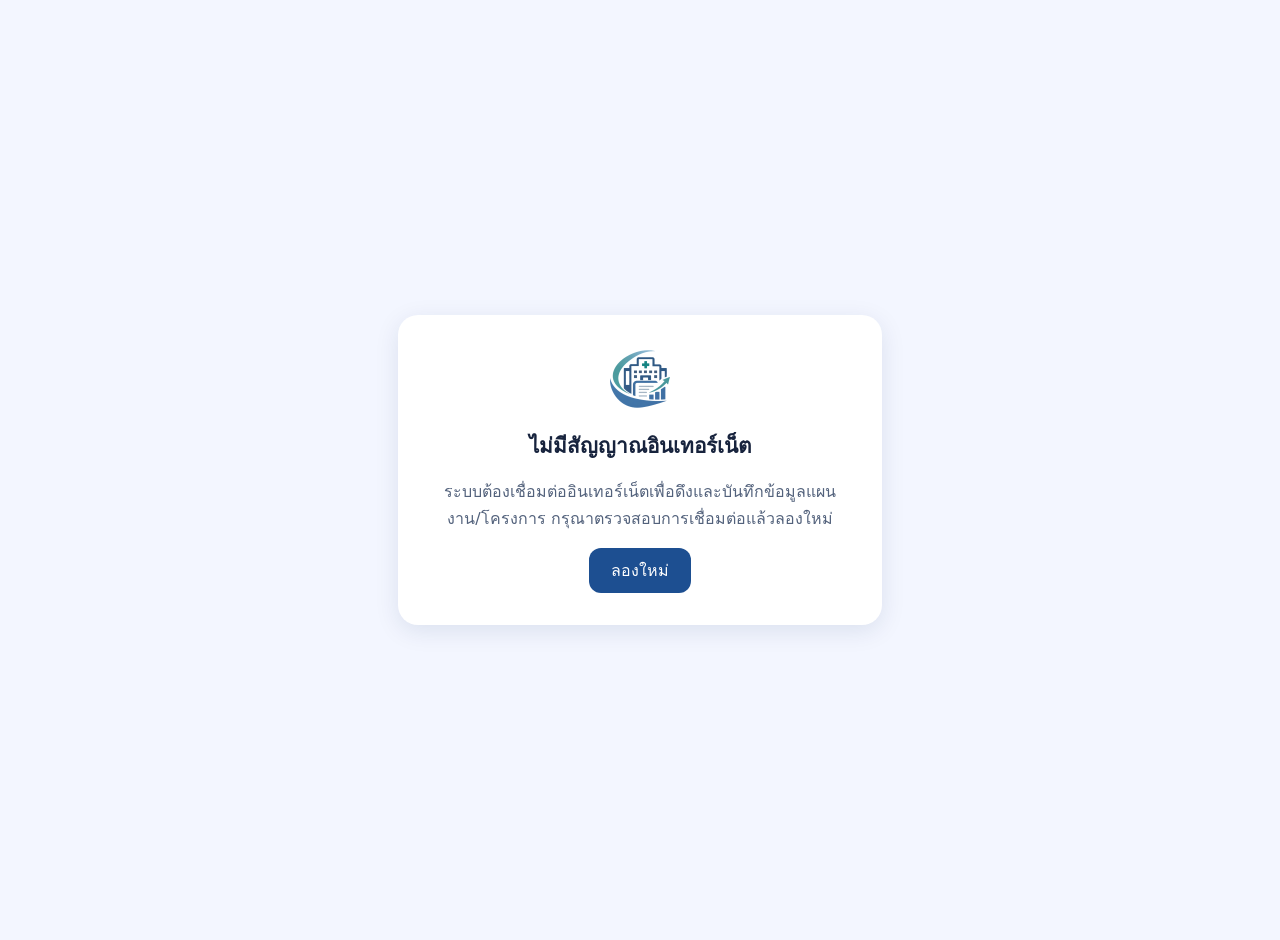
<file: offline.html>
<!DOCTYPE html><html lang="th"><head><meta charset="UTF-8"><meta name="viewport" content="width=device-width, initial-scale=1"><meta name="theme-color" content="#1d4f91">
<title>ไม่มีสัญญาณอินเทอร์เน็ต · Plan Sansai</title>
<style>body{margin:0;min-height:100vh;display:flex;align-items:center;justify-content:center;font-family:system-ui,'IBM Plex Sans Thai',sans-serif;background:#f3f6ff;color:#17233d;text-align:center;padding:20px}
.c{max-width:420px;background:#fff;border-radius:20px;padding:32px;box-shadow:0 6px 24px rgba(11,42,91,.1)}img{width:64px;height:64px}h1{font-size:1.3rem}p{color:#53627c;line-height:1.7}
button{background:#1d4f91;color:#fff;border:0;border-radius:12px;padding:10px 22px;font-size:1rem;cursor:pointer}
@media(prefers-color-scheme:dark){body{background:#0c1426;color:#e8eefc}.c{background:#121c33}p{color:#a9b6d0}}</style></head>
<body><div class="c"><img src="assets/logo-mark.png" alt=""><h1>ไม่มีสัญญาณอินเทอร์เน็ต</h1><p>ระบบต้องเชื่อมต่ออินเทอร์เน็ตเพื่อดึงและบันทึกข้อมูลแผนงาน/โครงการ กรุณาตรวจสอบการเชื่อมต่อแล้วลองใหม่</p><button onclick="location.reload()">ลองใหม่</button></div></body></html>
</file>
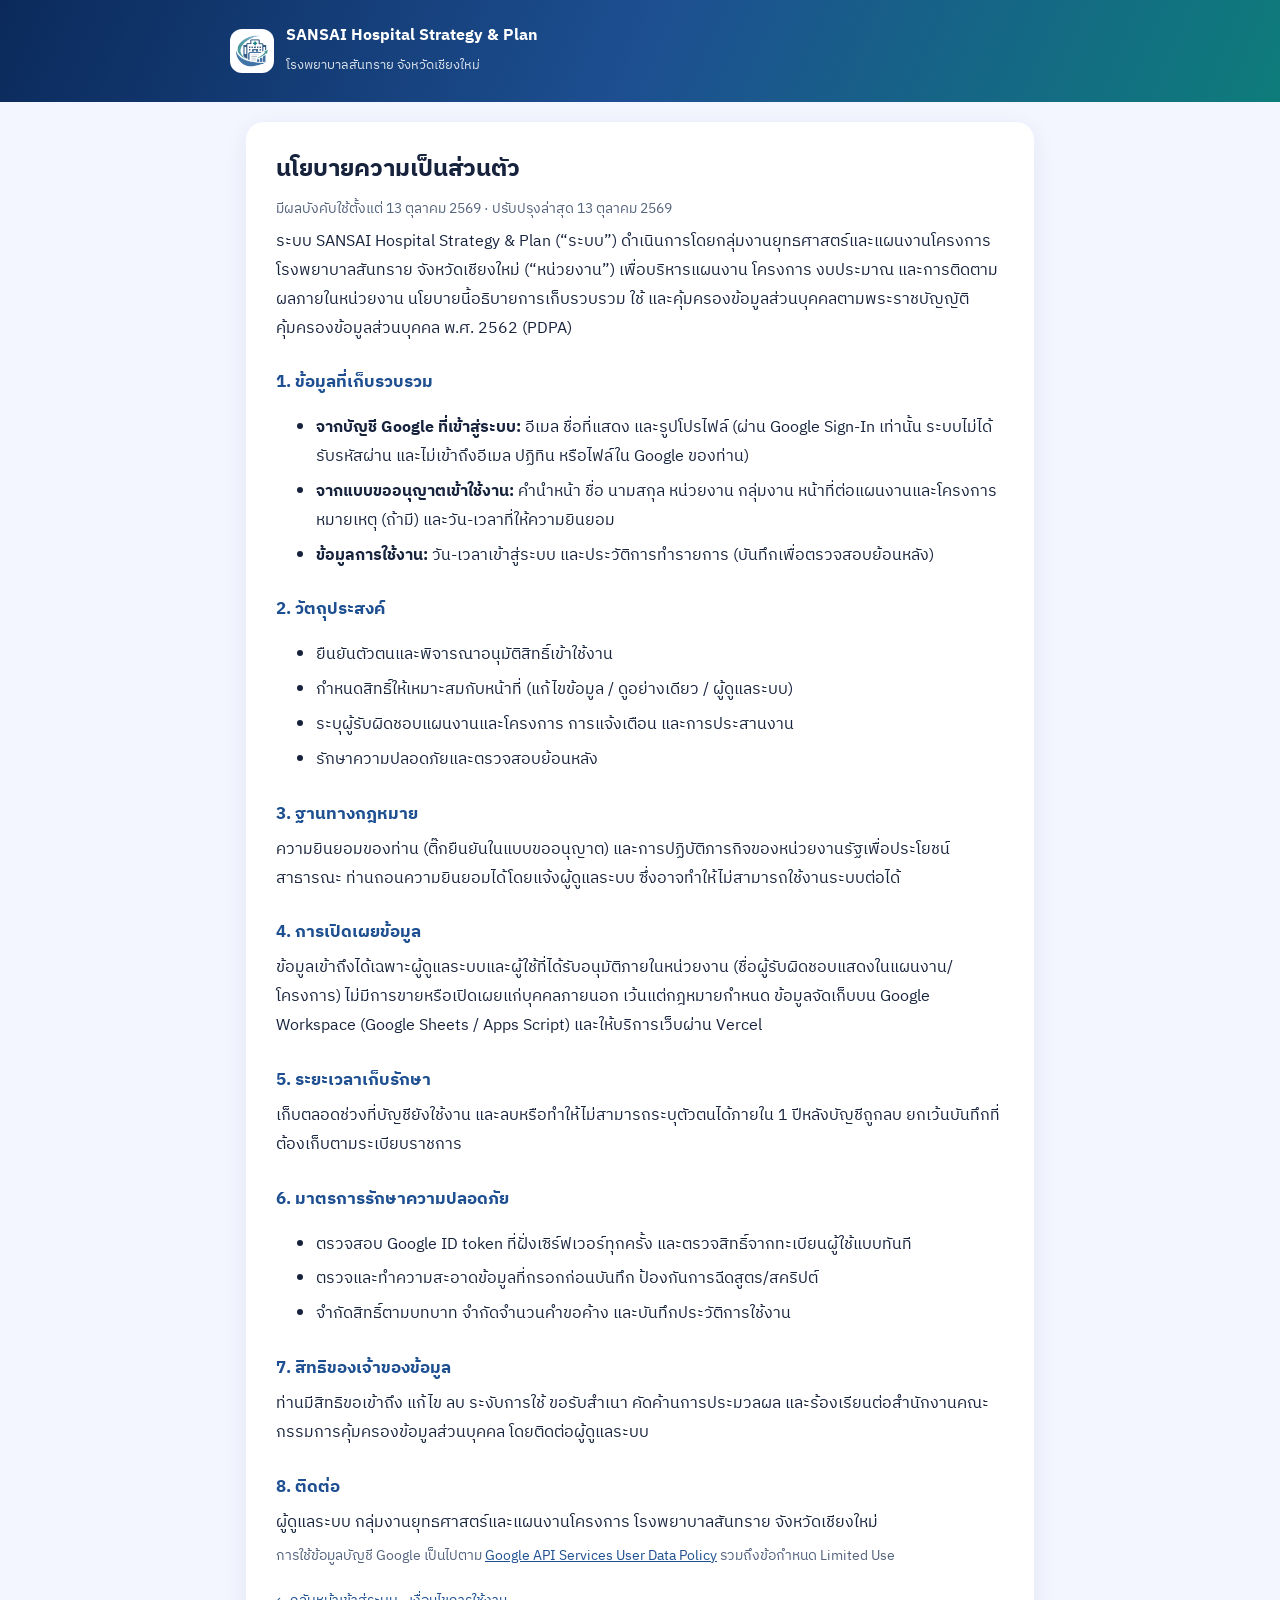
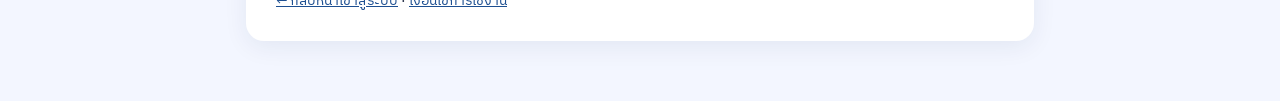
<file: privacy.html>
<!DOCTYPE html>
<html lang="th"><head><meta charset="UTF-8"><meta name="viewport" content="width=device-width, initial-scale=1">
<meta name="robots" content="noindex,nofollow"><link rel="icon" type="image/png" href="assets/favicon.png">
<title>นโยบายความเป็นส่วนตัว · SANSAI Hospital Strategy &amp; Plan</title>
<link href="https://fonts.googleapis.com/css2?family=IBM+Plex+Sans+Thai:wght@400;500;600;700&display=swap" rel="stylesheet">
<style>
:root{--brand:#1d4f91;--ink:#17233d;--mut:#53627c;--bd:#dfe6f2;--bg:#f3f6ff;--card:#fff}
@media(prefers-color-scheme:dark){:root{--ink:#e8eefc;--mut:#a9b6d0;--bd:#2a3a5c;--bg:#0c1426;--card:#121c33;--brand:#8db8f0}}
*{box-sizing:border-box}body{margin:0;font-family:'IBM Plex Sans Thai',system-ui,sans-serif;background:var(--bg);color:var(--ink);line-height:1.8}
header{background:linear-gradient(112deg,#0b2a5b,#1d4f91 50%,#0e7c7b);color:#fff;padding:22px 16px}
header div{max-width:820px;margin:0 auto;display:flex;align-items:center;gap:12px}header img{width:44px;height:44px;background:#fff;border-radius:12px;padding:5px;object-fit:contain}
header b{display:block}header small{opacity:.85}
main{max-width:820px;margin:20px auto;padding:0 16px 40px}.card{background:var(--card);border-radius:18px;padding:26px 30px;box-shadow:0 6px 24px rgba(11,42,91,.07)}
h1{font-size:1.5rem;margin:0 0 4px}h2{font-size:1.08rem;margin:24px 0 6px;color:var(--brand)}p,li{margin:6px 0}.mut{color:var(--mut);font-size:.88rem}
a{color:var(--brand)}nav{margin-top:20px;font-size:.9rem}
@media(max-width:600px){.card{padding:20px 18px}}
</style></head><body>
<header><div><img src="assets/logo-mark.png" alt=""><span><b>SANSAI Hospital Strategy &amp; Plan</b><small>โรงพยาบาลสันทราย จังหวัดเชียงใหม่</small></span></div></header>
<main><div class="card"><h1>นโยบายความเป็นส่วนตัว</h1><p class="mut">มีผลบังคับใช้ตั้งแต่ 13 ตุลาคม 2569 · ปรับปรุงล่าสุด 13 ตุลาคม 2569</p>
<p>ระบบ SANSAI Hospital Strategy &amp; Plan (“ระบบ”) ดำเนินการโดยกลุ่มงานยุทธศาสตร์และแผนงานโครงการ โรงพยาบาลสันทราย จังหวัดเชียงใหม่ (“หน่วยงาน”) เพื่อบริหารแผนงาน โครงการ งบประมาณ และการติดตามผลภายในหน่วยงาน นโยบายนี้อธิบายการเก็บรวบรวม ใช้ และคุ้มครองข้อมูลส่วนบุคคลตามพระราชบัญญัติคุ้มครองข้อมูลส่วนบุคคล พ.ศ. 2562 (PDPA)</p>
<h2>1. ข้อมูลที่เก็บรวบรวม</h2><ul><li><b>จากบัญชี Google ที่เข้าสู่ระบบ:</b> อีเมล ชื่อที่แสดง และรูปโปรไฟล์ (ผ่าน Google Sign-In เท่านั้น ระบบไม่ได้รับรหัสผ่าน และไม่เข้าถึงอีเมล ปฏิทิน หรือไฟล์ใน Google ของท่าน)</li><li><b>จากแบบขออนุญาตเข้าใช้งาน:</b> คำนำหน้า ชื่อ นามสกุล หน่วยงาน กลุ่มงาน หน้าที่ต่อแผนงานและโครงการ หมายเหตุ (ถ้ามี) และวัน-เวลาที่ให้ความยินยอม</li><li><b>ข้อมูลการใช้งาน:</b> วัน-เวลาเข้าสู่ระบบ และประวัติการทำรายการ (บันทึกเพื่อตรวจสอบย้อนหลัง)</li></ul>
<h2>2. วัตถุประสงค์</h2><ul><li>ยืนยันตัวตนและพิจารณาอนุมัติสิทธิ์เข้าใช้งาน</li><li>กำหนดสิทธิ์ให้เหมาะสมกับหน้าที่ (แก้ไขข้อมูล / ดูอย่างเดียว / ผู้ดูแลระบบ)</li><li>ระบุผู้รับผิดชอบแผนงานและโครงการ การแจ้งเตือน และการประสานงาน</li><li>รักษาความปลอดภัยและตรวจสอบย้อนหลัง</li></ul>
<h2>3. ฐานทางกฎหมาย</h2><p>ความยินยอมของท่าน (ติ๊กยืนยันในแบบขออนุญาต) และการปฏิบัติภารกิจของหน่วยงานรัฐเพื่อประโยชน์สาธารณะ ท่านถอนความยินยอมได้โดยแจ้งผู้ดูแลระบบ ซึ่งอาจทำให้ไม่สามารถใช้งานระบบต่อได้</p>
<h2>4. การเปิดเผยข้อมูล</h2><p>ข้อมูลเข้าถึงได้เฉพาะผู้ดูแลระบบและผู้ใช้ที่ได้รับอนุมัติภายในหน่วยงาน (ชื่อผู้รับผิดชอบแสดงในแผนงาน/โครงการ) ไม่มีการขายหรือเปิดเผยแก่บุคคลภายนอก เว้นแต่กฎหมายกำหนด ข้อมูลจัดเก็บบน Google Workspace (Google Sheets / Apps Script) และให้บริการเว็บผ่าน Vercel</p>
<h2>5. ระยะเวลาเก็บรักษา</h2><p>เก็บตลอดช่วงที่บัญชียังใช้งาน และลบหรือทำให้ไม่สามารถระบุตัวตนได้ภายใน 1 ปีหลังบัญชีถูกลบ ยกเว้นบันทึกที่ต้องเก็บตามระเบียบราชการ</p>
<h2>6. มาตรการรักษาความปลอดภัย</h2><ul><li>ตรวจสอบ Google ID token ที่ฝั่งเซิร์ฟเวอร์ทุกครั้ง และตรวจสิทธิ์จากทะเบียนผู้ใช้แบบทันที</li><li>ตรวจและทำความสะอาดข้อมูลที่กรอกก่อนบันทึก ป้องกันการฉีดสูตร/สคริปต์</li><li>จำกัดสิทธิ์ตามบทบาท จำกัดจำนวนคำขอค้าง และบันทึกประวัติการใช้งาน</li></ul>
<h2>7. สิทธิของเจ้าของข้อมูล</h2><p>ท่านมีสิทธิขอเข้าถึง แก้ไข ลบ ระงับการใช้ ขอรับสำเนา คัดค้านการประมวลผล และร้องเรียนต่อสำนักงานคณะกรรมการคุ้มครองข้อมูลส่วนบุคคล โดยติดต่อผู้ดูแลระบบ</p>
<h2>8. ติดต่อ</h2><p>ผู้ดูแลระบบ กลุ่มงานยุทธศาสตร์และแผนงานโครงการ โรงพยาบาลสันทราย จังหวัดเชียงใหม่</p>
<p class="mut">การใช้ข้อมูลบัญชี Google เป็นไปตาม <a href="https://developers.google.com/terms/api-services-user-data-policy" target="_blank" rel="noopener">Google API Services User Data Policy</a> รวมถึงข้อกำหนด Limited Use</p>
<nav><a href="./">← กลับหน้าเข้าสู่ระบบ</a> · <a href="terms">เงื่อนไขการใช้งาน</a></nav></div></main></body></html>
</file>
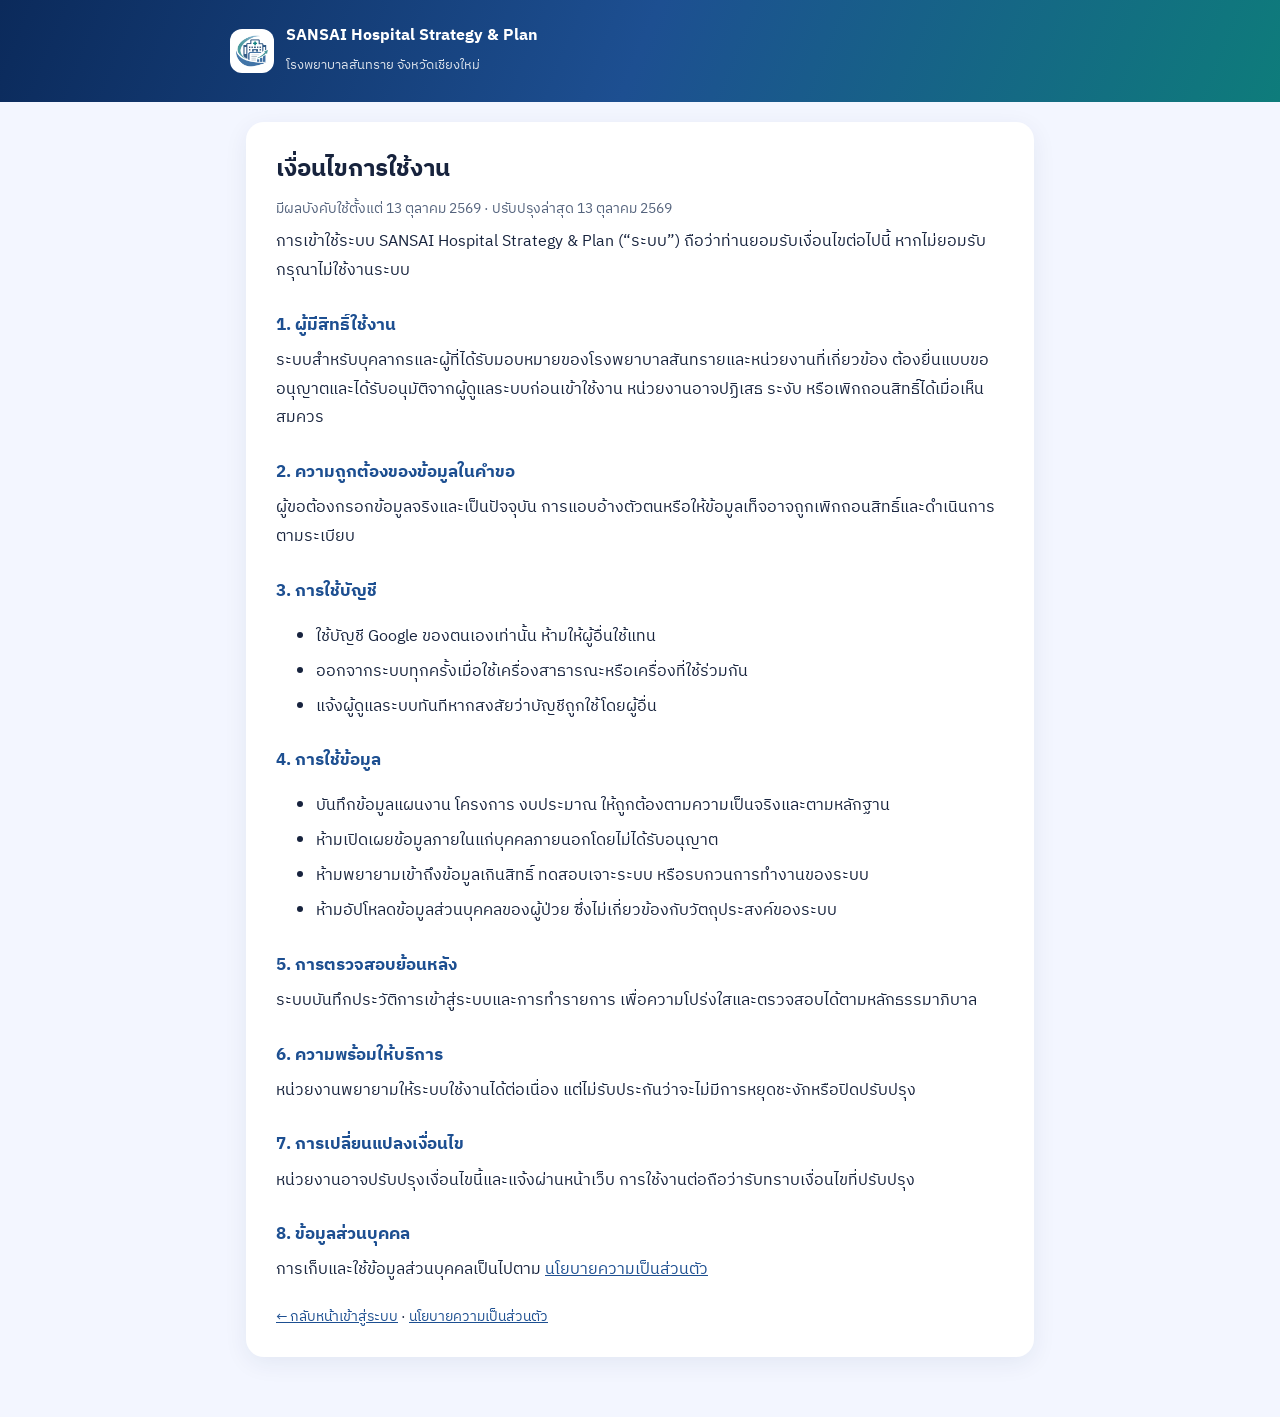
<file: terms.html>
<!DOCTYPE html>
<html lang="th"><head><meta charset="UTF-8"><meta name="viewport" content="width=device-width, initial-scale=1">
<meta name="robots" content="noindex,nofollow"><link rel="icon" type="image/png" href="assets/favicon.png">
<title>เงื่อนไขการใช้งาน · SANSAI Hospital Strategy &amp; Plan</title>
<link href="https://fonts.googleapis.com/css2?family=IBM+Plex+Sans+Thai:wght@400;500;600;700&display=swap" rel="stylesheet">
<style>
:root{--brand:#1d4f91;--ink:#17233d;--mut:#53627c;--bd:#dfe6f2;--bg:#f3f6ff;--card:#fff}
@media(prefers-color-scheme:dark){:root{--ink:#e8eefc;--mut:#a9b6d0;--bd:#2a3a5c;--bg:#0c1426;--card:#121c33;--brand:#8db8f0}}
*{box-sizing:border-box}body{margin:0;font-family:'IBM Plex Sans Thai',system-ui,sans-serif;background:var(--bg);color:var(--ink);line-height:1.8}
header{background:linear-gradient(112deg,#0b2a5b,#1d4f91 50%,#0e7c7b);color:#fff;padding:22px 16px}
header div{max-width:820px;margin:0 auto;display:flex;align-items:center;gap:12px}header img{width:44px;height:44px;background:#fff;border-radius:12px;padding:5px;object-fit:contain}
header b{display:block}header small{opacity:.85}
main{max-width:820px;margin:20px auto;padding:0 16px 40px}.card{background:var(--card);border-radius:18px;padding:26px 30px;box-shadow:0 6px 24px rgba(11,42,91,.07)}
h1{font-size:1.5rem;margin:0 0 4px}h2{font-size:1.08rem;margin:24px 0 6px;color:var(--brand)}p,li{margin:6px 0}.mut{color:var(--mut);font-size:.88rem}
a{color:var(--brand)}nav{margin-top:20px;font-size:.9rem}
@media(max-width:600px){.card{padding:20px 18px}}
</style></head><body>
<header><div><img src="assets/logo-mark.png" alt=""><span><b>SANSAI Hospital Strategy &amp; Plan</b><small>โรงพยาบาลสันทราย จังหวัดเชียงใหม่</small></span></div></header>
<main><div class="card"><h1>เงื่อนไขการใช้งาน</h1><p class="mut">มีผลบังคับใช้ตั้งแต่ 13 ตุลาคม 2569 · ปรับปรุงล่าสุด 13 ตุลาคม 2569</p>
<p>การเข้าใช้ระบบ SANSAI Hospital Strategy &amp; Plan (“ระบบ”) ถือว่าท่านยอมรับเงื่อนไขต่อไปนี้ หากไม่ยอมรับ กรุณาไม่ใช้งานระบบ</p>
<h2>1. ผู้มีสิทธิ์ใช้งาน</h2><p>ระบบสำหรับบุคลากรและผู้ที่ได้รับมอบหมายของโรงพยาบาลสันทรายและหน่วยงานที่เกี่ยวข้อง ต้องยื่นแบบขออนุญาตและได้รับอนุมัติจากผู้ดูแลระบบก่อนเข้าใช้งาน หน่วยงานอาจปฏิเสธ ระงับ หรือเพิกถอนสิทธิ์ได้เมื่อเห็นสมควร</p>
<h2>2. ความถูกต้องของข้อมูลในคำขอ</h2><p>ผู้ขอต้องกรอกข้อมูลจริงและเป็นปัจจุบัน การแอบอ้างตัวตนหรือให้ข้อมูลเท็จอาจถูกเพิกถอนสิทธิ์และดำเนินการตามระเบียบ</p>
<h2>3. การใช้บัญชี</h2><ul><li>ใช้บัญชี Google ของตนเองเท่านั้น ห้ามให้ผู้อื่นใช้แทน</li><li>ออกจากระบบทุกครั้งเมื่อใช้เครื่องสาธารณะหรือเครื่องที่ใช้ร่วมกัน</li><li>แจ้งผู้ดูแลระบบทันทีหากสงสัยว่าบัญชีถูกใช้โดยผู้อื่น</li></ul>
<h2>4. การใช้ข้อมูล</h2><ul><li>บันทึกข้อมูลแผนงาน โครงการ งบประมาณ ให้ถูกต้องตามความเป็นจริงและตามหลักฐาน</li><li>ห้ามเปิดเผยข้อมูลภายในแก่บุคคลภายนอกโดยไม่ได้รับอนุญาต</li><li>ห้ามพยายามเข้าถึงข้อมูลเกินสิทธิ์ ทดสอบเจาะระบบ หรือรบกวนการทำงานของระบบ</li><li>ห้ามอัปโหลดข้อมูลส่วนบุคคลของผู้ป่วย ซึ่งไม่เกี่ยวข้องกับวัตถุประสงค์ของระบบ</li></ul>
<h2>5. การตรวจสอบย้อนหลัง</h2><p>ระบบบันทึกประวัติการเข้าสู่ระบบและการทำรายการ เพื่อความโปร่งใสและตรวจสอบได้ตามหลักธรรมาภิบาล</p>
<h2>6. ความพร้อมให้บริการ</h2><p>หน่วยงานพยายามให้ระบบใช้งานได้ต่อเนื่อง แต่ไม่รับประกันว่าจะไม่มีการหยุดชะงักหรือปิดปรับปรุง</p>
<h2>7. การเปลี่ยนแปลงเงื่อนไข</h2><p>หน่วยงานอาจปรับปรุงเงื่อนไขนี้และแจ้งผ่านหน้าเว็บ การใช้งานต่อถือว่ารับทราบเงื่อนไขที่ปรับปรุง</p>
<h2>8. ข้อมูลส่วนบุคคล</h2><p>การเก็บและใช้ข้อมูลส่วนบุคคลเป็นไปตาม <a href="privacy">นโยบายความเป็นส่วนตัว</a></p>
<nav><a href="./">← กลับหน้าเข้าสู่ระบบ</a> · <a href="privacy">นโยบายความเป็นส่วนตัว</a></nav></div></main></body></html>
</file>
